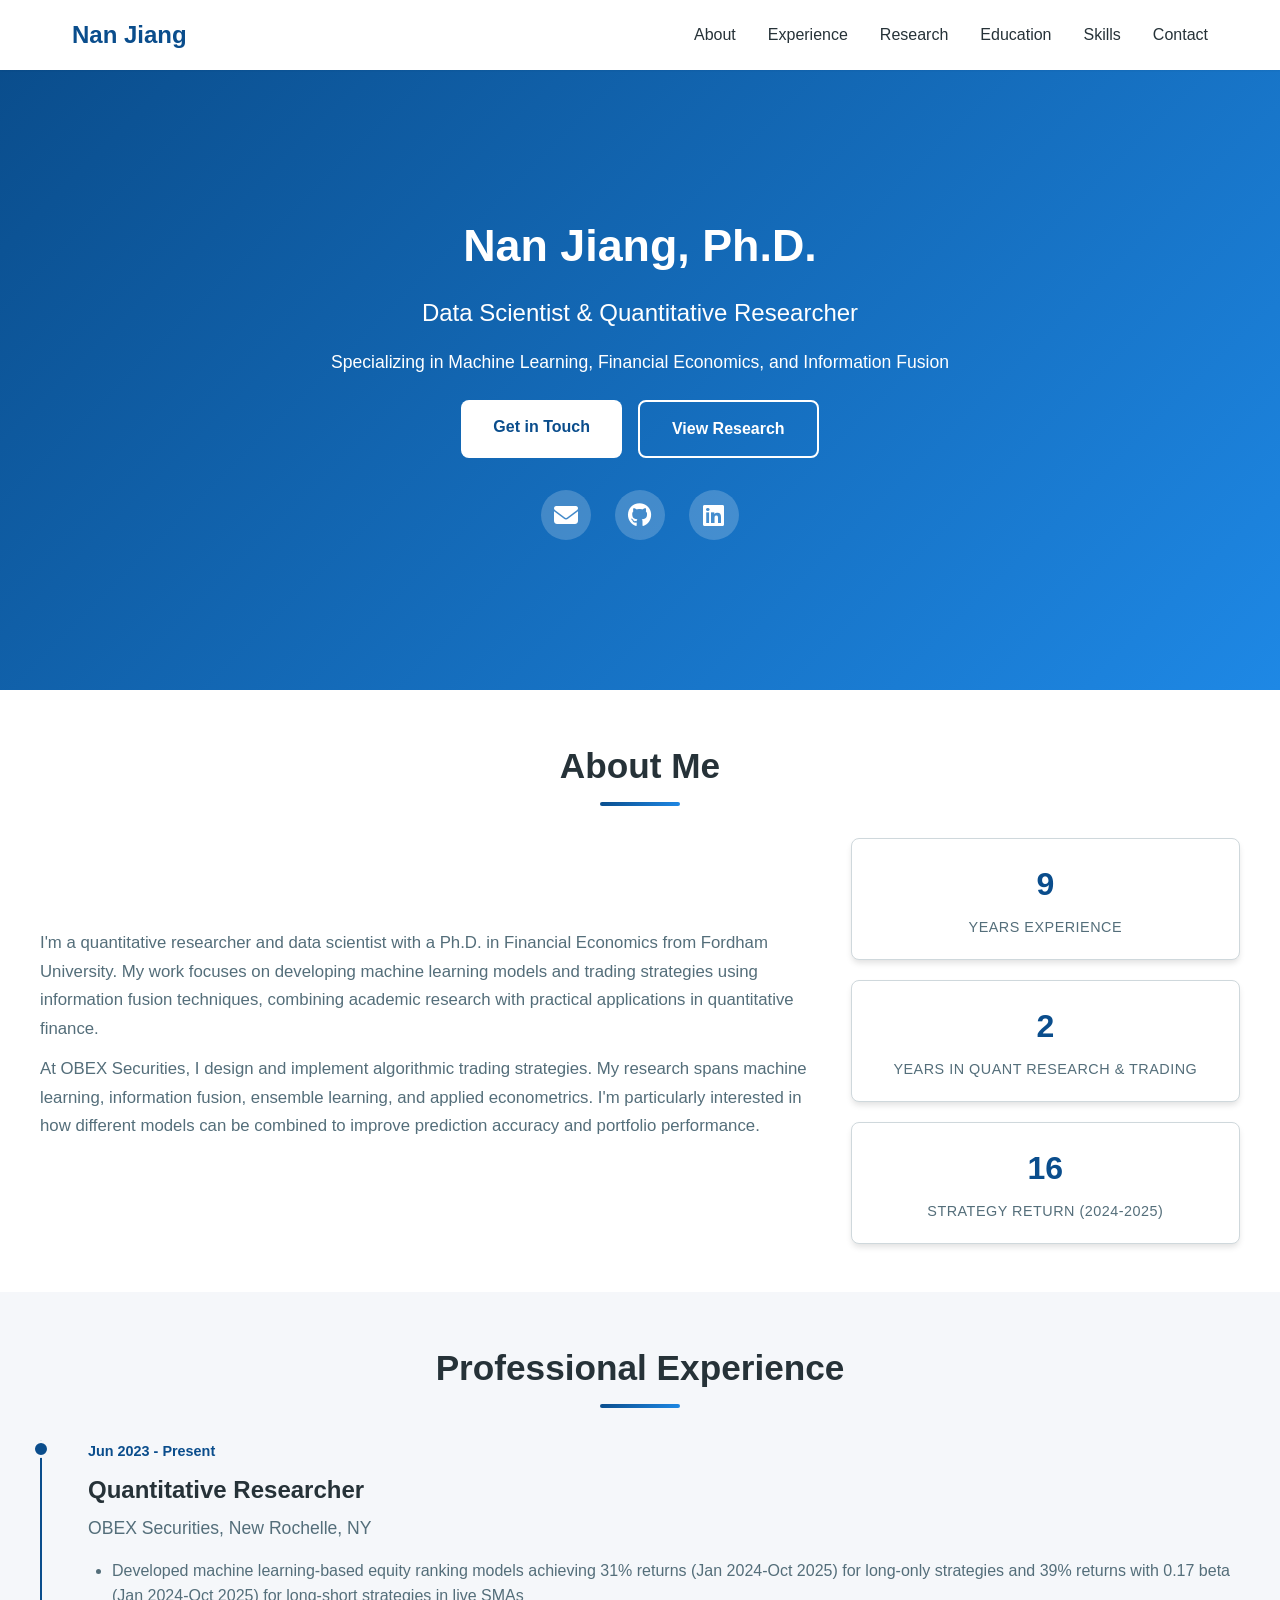
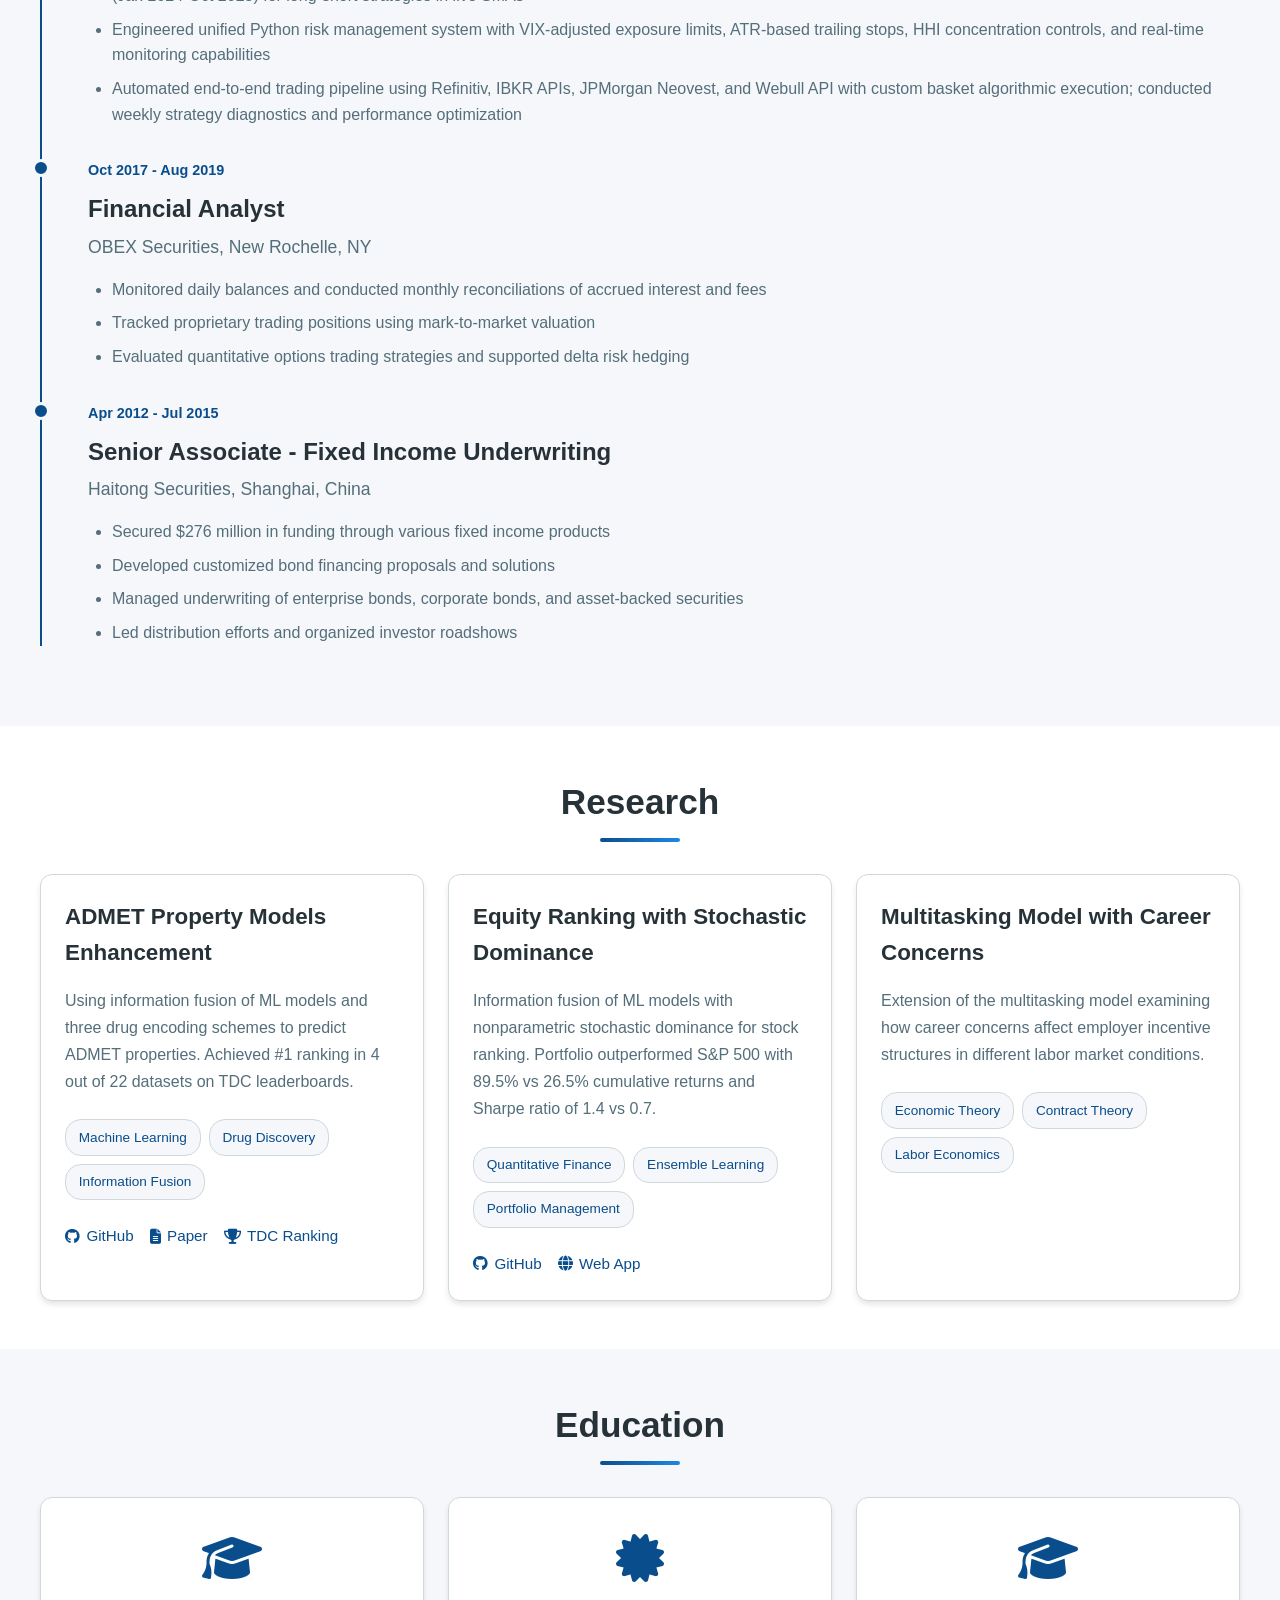
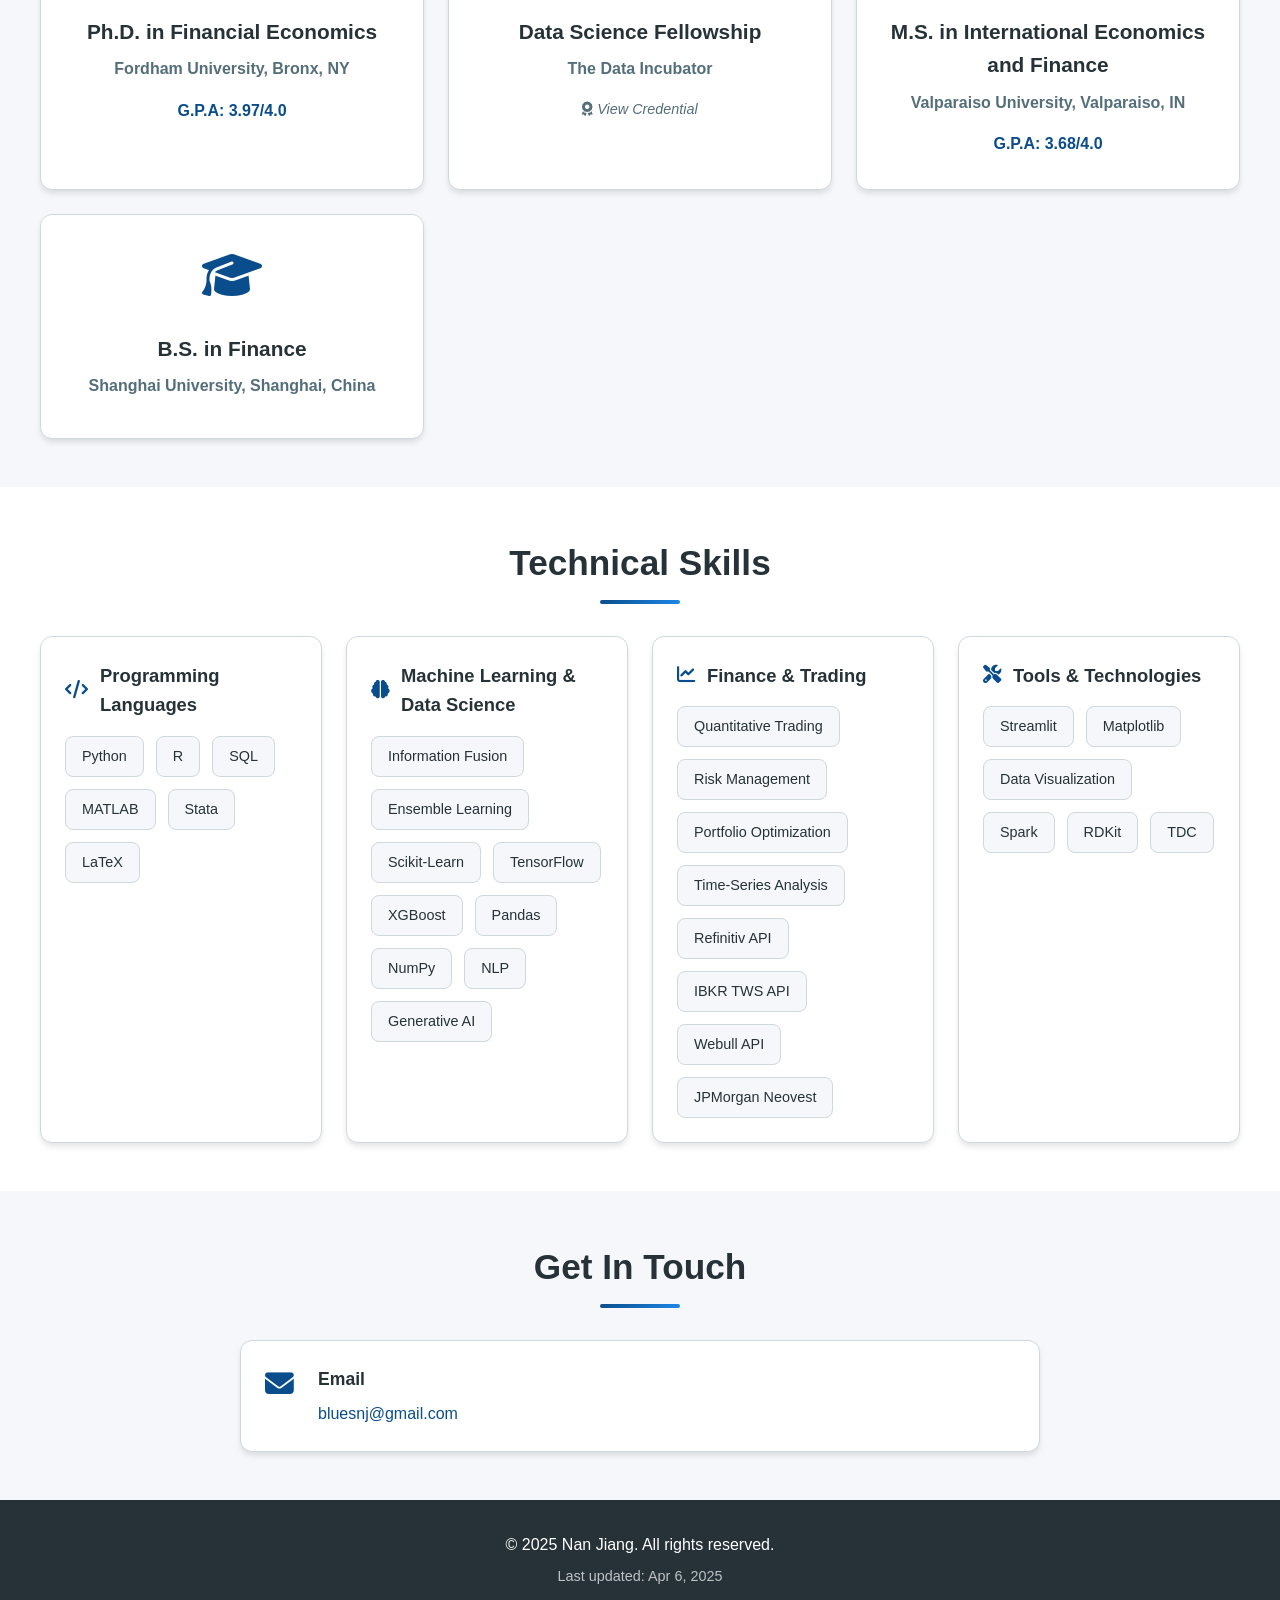
<file: index.html>
<!DOCTYPE html>
<html lang="en">
<head>
    <meta charset="UTF-8">
    <meta name="viewport" content="width=device-width, initial-scale=1.0, maximum-scale=5.0, user-scalable=yes">
    <meta name="description" content="Nan Jiang - Data Scientist & Quantitative Researcher specializing in Machine Learning, Financial Economics, and Information Fusion">
    <meta name="keywords" content="Data Science, Machine Learning, Quantitative Research, Financial Economics, Python, Information Fusion">
    <meta name="author" content="Nan Jiang">

    <!-- iOS Meta Tags -->
    <meta name="apple-mobile-web-app-capable" content="yes">
    <meta name="apple-mobile-web-app-status-bar-style" content="default">
    <meta name="apple-mobile-web-app-title" content="Nan Jiang">

    <title>Nan Jiang | Data Scientist & Quantitative Researcher</title>
    <link rel="stylesheet" href="css/style.css">
    <link rel="stylesheet" href="https://cdnjs.cloudflare.com/ajax/libs/font-awesome/6.4.0/css/all.min.css">
</head>
<body>
    <!-- Navigation -->
    <nav id="navbar">
        <div class="nav-container">
            <a href="#home" class="nav-brand">Nan Jiang</a>
            <ul class="nav-menu">
                <li><a href="#about">About</a></li>
                <li><a href="#experience">Experience</a></li>
                <li><a href="#projects">Research</a></li>
                <li><a href="#education">Education</a></li>
                <li><a href="#skills">Skills</a></li>
                <li><a href="#contact">Contact</a></li>
            </ul>
        </div>
    </nav>

    <!-- Hero Section -->
    <section id="home" class="hero">
        <div class="hero-content">
            <h1 class="hero-title">Nan Jiang, Ph.D.</h1>
            <h2 class="hero-subtitle">Data Scientist & Quantitative Researcher</h2>
            <p class="hero-description">
                Specializing in Machine Learning, Financial Economics, and Information Fusion
            </p>
            <div class="hero-buttons">
                <a href="#contact" class="btn btn-primary">Get in Touch</a>
                <a href="#projects" class="btn btn-secondary">View Research</a>
            </div>
            <div class="social-links">
                <a href="mailto:bluesnj@gmail.com" aria-label="Email"><i class="fas fa-envelope"></i></a>
                <a href="https://github.com/nathan-jiang" target="_blank" aria-label="GitHub"><i class="fab fa-github"></i></a>
                <a href="https://www.linkedin.com/in/nanjiang831/" target="_blank" aria-label="LinkedIn"><i class="fab fa-linkedin"></i></a>
            </div>
        </div>
    </section>

    <!-- About Section -->
    <section id="about" class="section">
        <div class="container">
            <h2 class="section-title">About Me</h2>
            <div class="about-content">
                <div class="about-text">
                    <p>
                        I'm a quantitative researcher and data scientist with a Ph.D. in Financial Economics from Fordham University.
                        My work focuses on developing machine learning models and trading strategies using information fusion
                        techniques, combining academic research with practical applications in quantitative finance.
                    </p>
                    <p>
                        At OBEX Securities, I design and implement algorithmic trading strategies. My research spans machine learning,
                        information fusion, ensemble learning, and applied econometrics. I'm particularly interested in how
                        different models can be combined to improve prediction accuracy and portfolio performance.
                    </p>
                </div>
                <div class="about-stats">
                    <div class="stat">
                        <h3>10+</h3>
                        <p>Years Experience</p>
                    </div>
                    <div class="stat">
                        <h3>3+</h3>
                        <p>Years in Quant Research & Trading</p>
                    </div>
                    <div class="stat">
                        <h3>31%</h3>
                        <p>Strategy Return (2024-2025)</p>
                    </div>
                </div>
            </div>
        </div>
    </section>

    <!-- Experience Section -->
    <section id="experience" class="section bg-light">
        <div class="container">
            <h2 class="section-title">Professional Experience</h2>
            <div class="timeline">
                <div class="timeline-item">
                    <div class="timeline-date">Jun 2023 - Present</div>
                    <div class="timeline-content">
                        <h3>Quantitative Researcher</h3>
                        <h4>OBEX Securities, New Rochelle, NY</h4>
                        <ul>
                            <li>Developed machine learning-based equity ranking models achieving 31% returns (Jan 2024-Oct 2025) for long-only strategies and 39% returns with 0.17 beta (Jan 2024-Oct 2025) for long-short strategies in live SMAs</li>
                            <li>Engineered unified Python risk management system with VIX-adjusted exposure limits, ATR-based trailing stops, HHI concentration controls, and real-time monitoring capabilities</li>
                            <li>Automated end-to-end trading pipeline using Refinitiv, IBKR APIs, JPMorgan Neovest, and Webull API with custom basket algorithmic execution; conducted weekly strategy diagnostics and performance optimization</li>
                        </ul>
                    </div>
                </div>

                <div class="timeline-item">
                    <div class="timeline-date">Oct 2017 - Aug 2019</div>
                    <div class="timeline-content">
                        <h3>Financial Analyst</h3>
                        <h4>OBEX Securities, New Rochelle, NY</h4>
                        <ul>
                            <li>Monitored daily balances and conducted monthly reconciliations of accrued interest and fees</li>
                            <li>Tracked proprietary trading positions using mark-to-market valuation</li>
                            <li>Evaluated quantitative options trading strategies and supported delta risk hedging</li>
                        </ul>
                    </div>
                </div>

                <div class="timeline-item">
                    <div class="timeline-date">Apr 2012 - Jul 2015</div>
                    <div class="timeline-content">
                        <h3>Senior Associate - Fixed Income Underwriting</h3>
                        <h4>Haitong Securities, Shanghai, China</h4>
                        <ul>
                            <li>Secured $276 million in funding through various fixed income products</li>
                            <li>Developed customized bond financing proposals and solutions</li>
                            <li>Managed underwriting of enterprise bonds, corporate bonds, and asset-backed securities</li>
                            <li>Led distribution efforts and organized investor roadshows</li>
                        </ul>
                    </div>
                </div>
            </div>
        </div>
    </section>

    <!-- Projects Section -->
    <section id="projects" class="section">
        <div class="container">
            <h2 class="section-title">Research</h2>
            <div class="projects-grid">
                <div class="project-card">
                    <h3>ADMET Property Models Enhancement</h3>
                    <p class="project-description">
                        Using information fusion of ML models and three drug encoding schemes to predict ADMET properties.
                        Achieved #1 ranking in 4 out of 22 datasets on TDC leaderboards.
                    </p>
                    <div class="project-tags">
                        <span class="tag">Machine Learning</span>
                        <span class="tag">Drug Discovery</span>
                        <span class="tag">Information Fusion</span>
                    </div>
                    <div class="project-links">
                        <a href="https://github.com/nathan-jiang?tab=repositories" target="_blank" class="project-link"><i class="fab fa-github"></i> GitHub</a>
                        <a href="https://github.com/nathan-jiang?tab=repositories" target="_blank" class="project-link"><i class="fas fa-file-alt"></i> Paper</a>
                        <a href="https://tdcommons.ai/benchmark/admet_group/overview/" target="_blank" class="project-link"><i class="fas fa-trophy"></i> TDC Ranking</a>
                    </div>
                </div>

                <div class="project-card">
                    <h3>Equity Ranking with Stochastic Dominance</h3>
                    <p class="project-description">
                        Information fusion of ML models with nonparametric stochastic dominance for stock ranking.
                        Portfolio outperformed S&P 500 with 89.5% vs 26.5% cumulative returns and Sharpe ratio of 1.4 vs 0.7.
                    </p>
                    <div class="project-tags">
                        <span class="tag">Quantitative Finance</span>
                        <span class="tag">Ensemble Learning</span>
                        <span class="tag">Portfolio Management</span>
                    </div>
                    <div class="project-links">
                        <a href="https://github.com/nathan-jiang?tab=repositories" target="_blank" class="project-link"><i class="fab fa-github"></i> GitHub</a>
                        <a href="https://stock-ranking.onrender.com/" target="_blank" class="project-link"><i class="fas fa-globe"></i> Web App</a>
                    </div>
                </div>

                <div class="project-card">
                    <h3>Multitasking Model with Career Concerns</h3>
                    <p class="project-description">
                        Extension of the multitasking model examining how career concerns affect employer incentive structures
                        in different labor market conditions.
                    </p>
                    <div class="project-tags">
                        <span class="tag">Economic Theory</span>
                        <span class="tag">Contract Theory</span>
                        <span class="tag">Labor Economics</span>
                    </div>
                </div>
            </div>
        </div>
    </section>

    <!-- Education Section -->
    <section id="education" class="section bg-light">
        <div class="container">
            <h2 class="section-title">Education</h2>
            <div class="education-grid">
                <div class="education-card">
                    <div class="education-icon">
                        <i class="fas fa-graduation-cap"></i>
                    </div>
                    <h3>Ph.D. in Financial Economics</h3>
                    <h4>Fordham University, Bronx, NY</h4>
                    <p class="education-gpa">G.P.A: 3.97/4.0</p>
                </div>

                <div class="education-card">
                    <div class="education-icon">
                        <i class="fas fa-certificate"></i>
                    </div>
                    <h3>Data Science Fellowship</h3>
                    <h4>The Data Incubator</h4>
                    <p class="education-cert">
                        <a href="https://www.credly.com/badges/073a9ce9-6efb-4560-84e7-63d2da4131f5/linked_in_profile" target="_blank" rel="noopener noreferrer">
                            <i class="fas fa-award"></i> View Credential
                        </a>
                    </p>
                </div>

                <div class="education-card">
                    <div class="education-icon">
                        <i class="fas fa-graduation-cap"></i>
                    </div>
                    <h3>M.S. in International Economics and Finance</h3>
                    <h4>Valparaiso University, Valparaiso, IN</h4>
                    <p class="education-gpa">G.P.A: 3.68/4.0</p>
                </div>

                <div class="education-card">
                    <div class="education-icon">
                        <i class="fas fa-graduation-cap"></i>
                    </div>
                    <h3>B.S. in Finance</h3>
                    <h4>Shanghai University, Shanghai, China</h4>
                </div>
            </div>
        </div>
    </section>

    <!-- Skills Section -->
    <section id="skills" class="section">
        <div class="container">
            <h2 class="section-title">Technical Skills</h2>
            <div class="skills-grid">
                <div class="skill-category">
                    <h3><i class="fas fa-code"></i> Programming Languages</h3>
                    <div class="skill-tags">
                        <span class="skill-tag">Python</span>
                        <span class="skill-tag">R</span>
                        <span class="skill-tag">SQL</span>
                        <span class="skill-tag">MATLAB</span>
                        <span class="skill-tag">Stata</span>
                        <span class="skill-tag">LaTeX</span>
                    </div>
                </div>

                <div class="skill-category">
                    <h3><i class="fas fa-brain"></i> Machine Learning & Data Science</h3>
                    <div class="skill-tags">
                        <span class="skill-tag">Information Fusion</span>
                        <span class="skill-tag">Ensemble Learning</span>
                        <span class="skill-tag">Scikit-Learn</span>
                        <span class="skill-tag">TensorFlow</span>
                        <span class="skill-tag">XGBoost</span>
                        <span class="skill-tag">Pandas</span>
                        <span class="skill-tag">NumPy</span>
                        <span class="skill-tag">NLP</span>
                        <span class="skill-tag">Generative AI</span>
                    </div>
                </div>

                <div class="skill-category">
                    <h3><i class="fas fa-chart-line"></i> Finance & Trading</h3>
                    <div class="skill-tags">
                        <span class="skill-tag">Quantitative Trading</span>
                        <span class="skill-tag">Risk Management</span>
                        <span class="skill-tag">Portfolio Optimization</span>
                        <span class="skill-tag">Time-Series Analysis</span>
                        <span class="skill-tag">Refinitiv API</span>
                        <span class="skill-tag">IBKR TWS API</span>
                        <span class="skill-tag">Webull API</span>
                        <span class="skill-tag">JPMorgan Neovest</span>
                    </div>
                </div>

                <div class="skill-category">
                    <h3><i class="fas fa-tools"></i> Tools & Technologies</h3>
                    <div class="skill-tags">
                        <span class="skill-tag">Streamlit</span>
                        <span class="skill-tag">Matplotlib</span>
                        <span class="skill-tag">Data Visualization</span>
                        <span class="skill-tag">Spark</span>
                        <span class="skill-tag">RDKit</span>
                        <span class="skill-tag">TDC</span>
                    </div>
                </div>
            </div>
        </div>
    </section>

    <!-- Contact Section -->
    <section id="contact" class="section bg-light">
        <div class="container">
            <h2 class="section-title">Get In Touch</h2>
            <div class="contact-content">
                <div class="contact-info">
                    <div class="contact-item">
                        <i class="fas fa-envelope"></i>
                        <div>
                            <h3>Email</h3>
                            <a href="mailto:bluesnj@gmail.com">bluesnj@gmail.com</a>
                        </div>
                    </div>
                </div>
            </div>
        </div>
    </section>

    <!-- Footer -->
    <footer class="footer">
        <div class="container">
            <p>&copy; 2025 Nan Jiang. All rights reserved.</p>
            <p class="footer-update">Last updated: Apr 6, 2025</p>
        </div>
    </footer>

    <script src="js/main.js"></script>
</body>
</html>
</file>
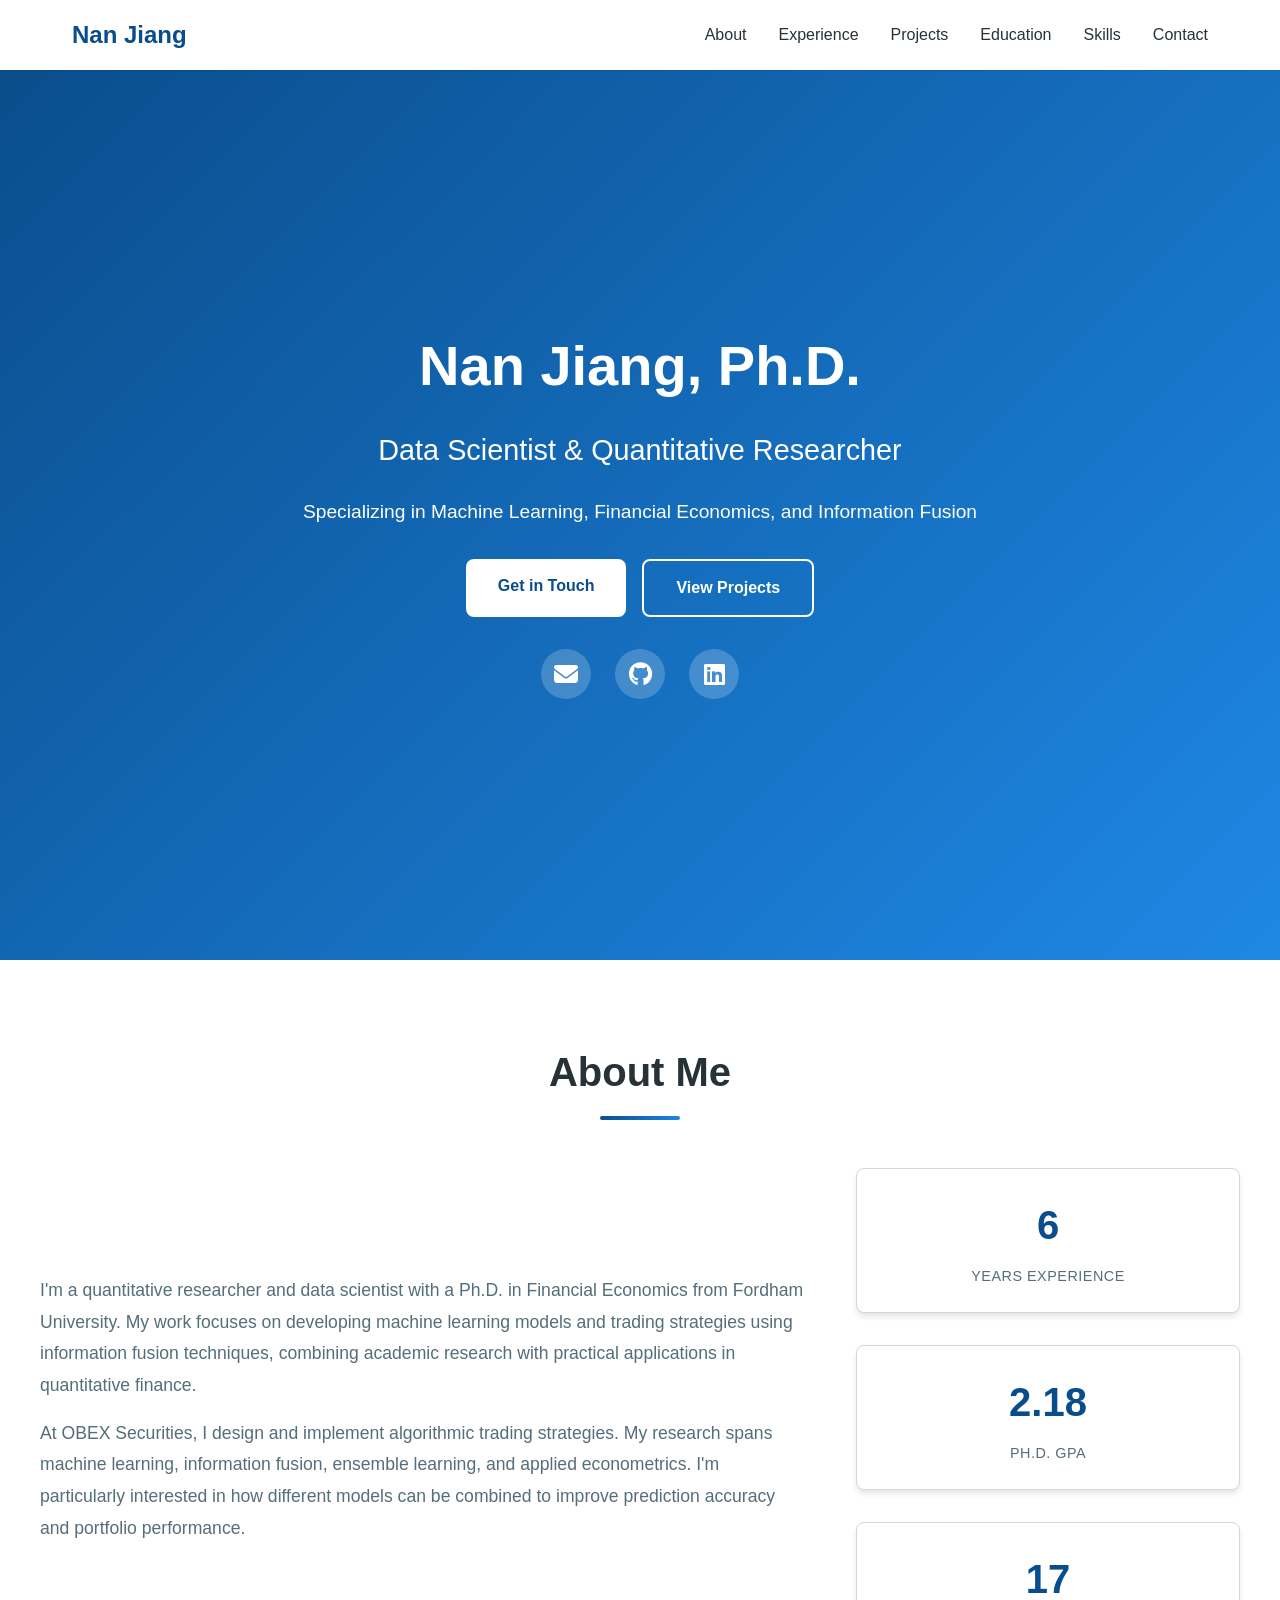
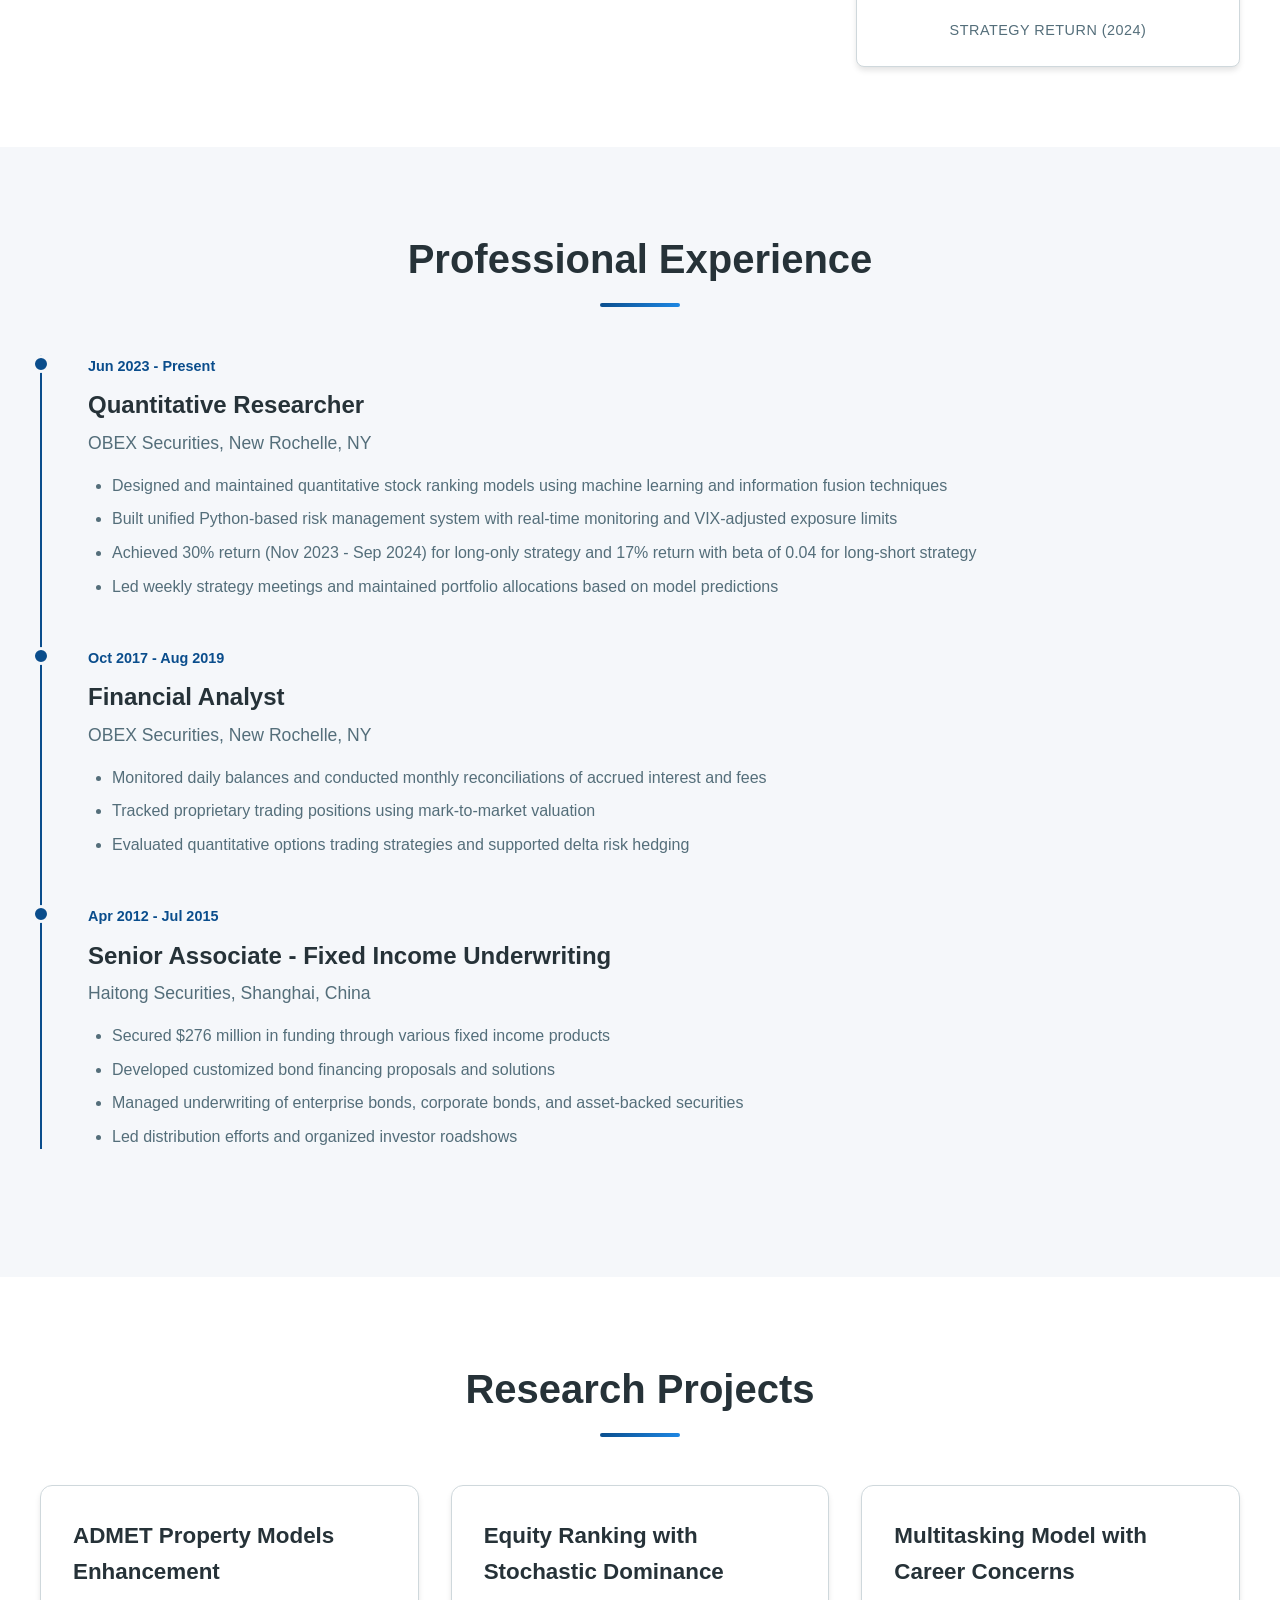
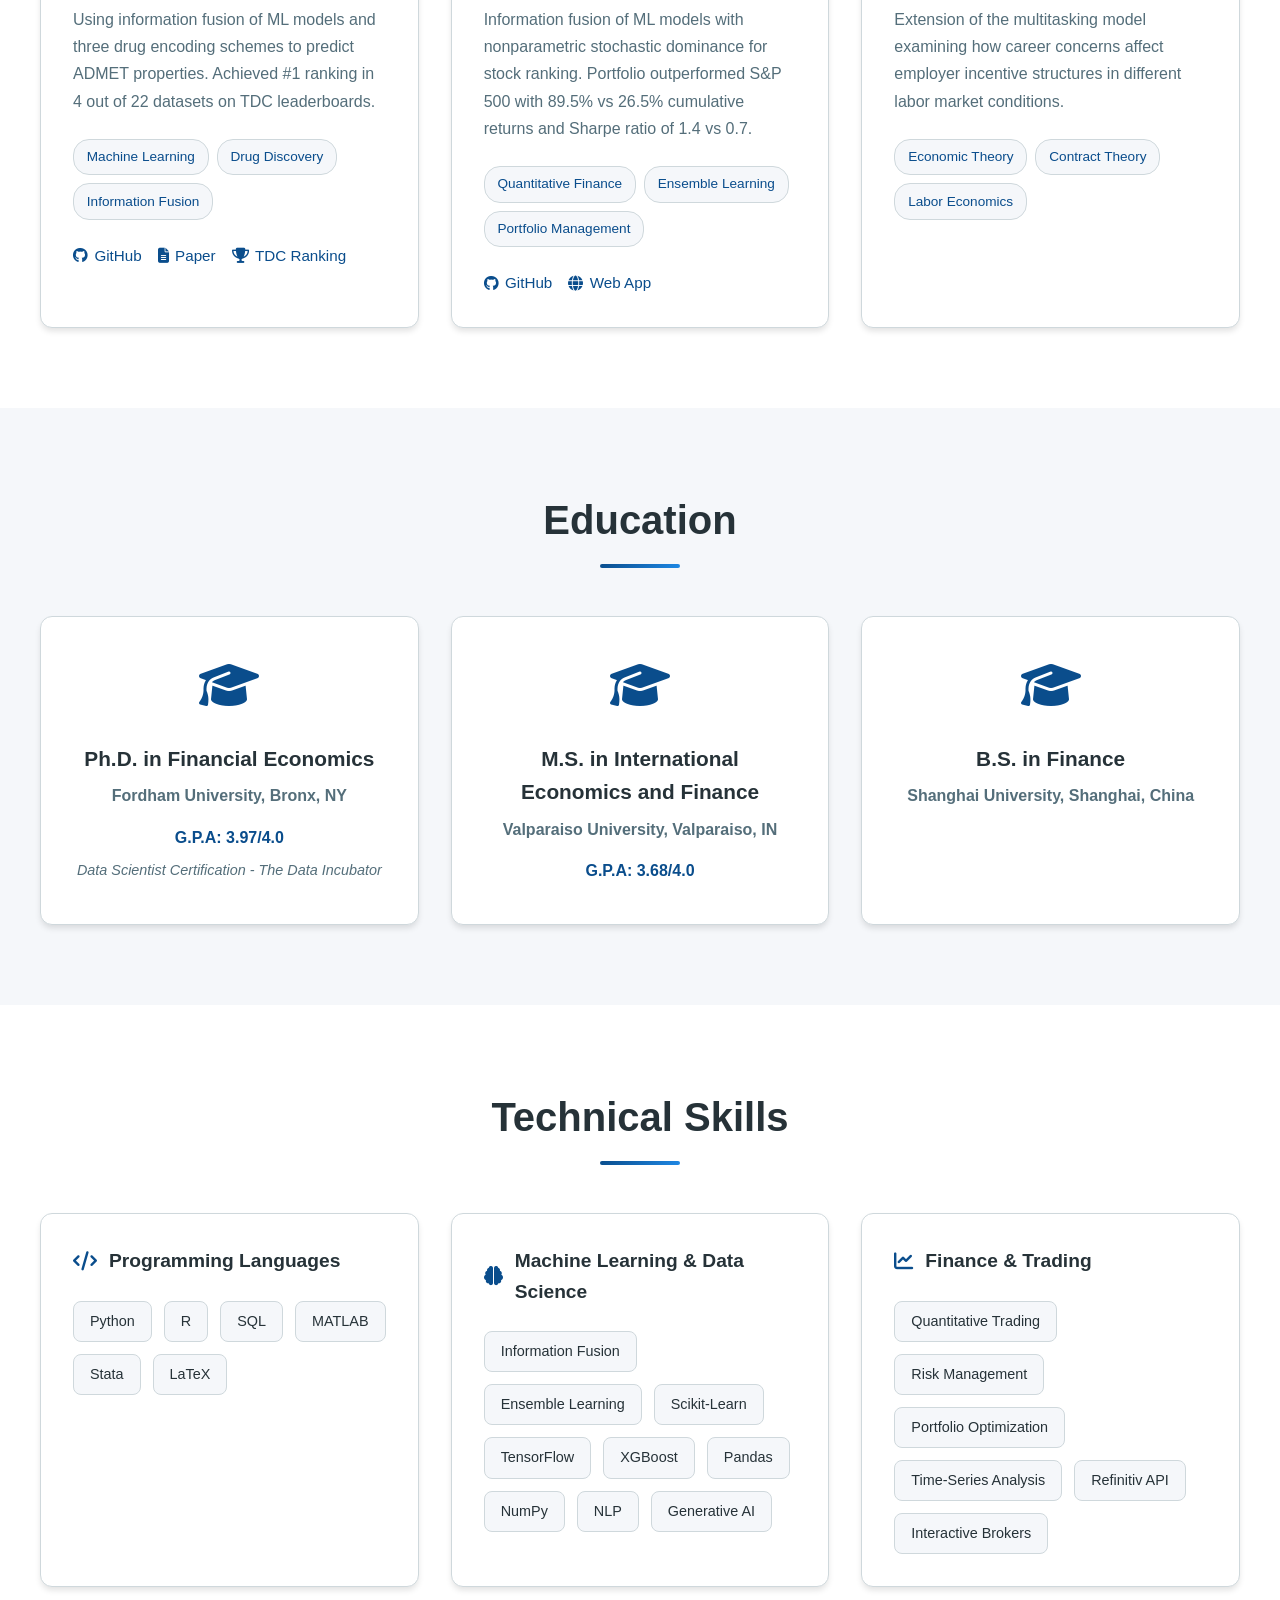
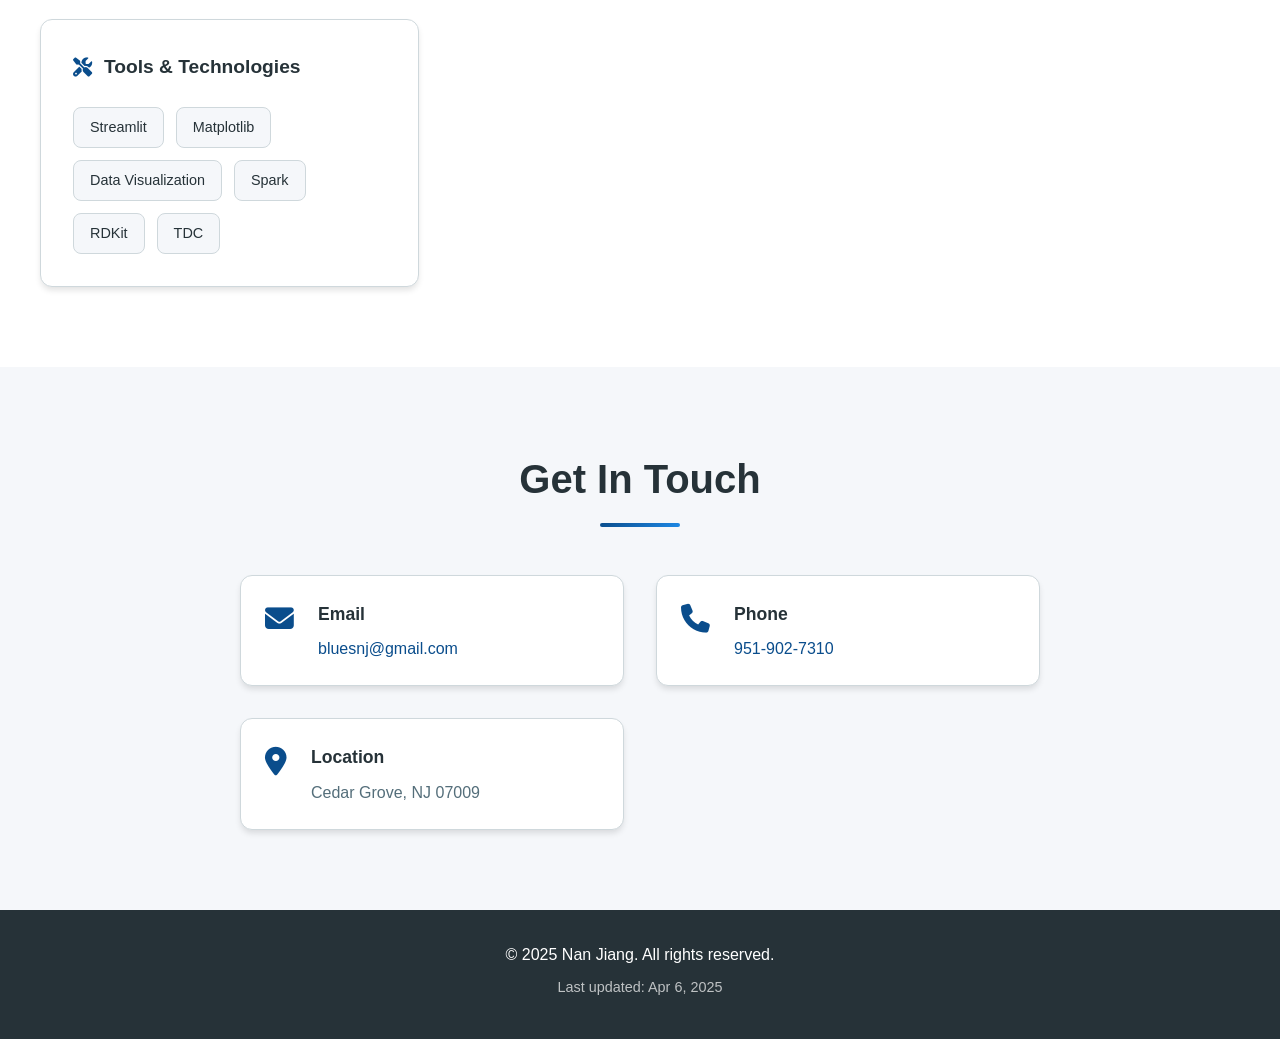
<file: github.io/index.html>
<!DOCTYPE html>
<html lang="en">
<head>
    <meta charset="UTF-8">
    <meta name="viewport" content="width=device-width, initial-scale=1.0">
    <meta name="description" content="Nan Jiang - Data Scientist & Quantitative Researcher specializing in Machine Learning, Financial Economics, and Information Fusion">
    <meta name="keywords" content="Data Science, Machine Learning, Quantitative Research, Financial Economics, Python, Information Fusion">
    <meta name="author" content="Nan Jiang">
    <title>Nan Jiang | Data Scientist & Quantitative Researcher</title>
    <link rel="stylesheet" href="css/style.css">
    <link rel="stylesheet" href="https://cdnjs.cloudflare.com/ajax/libs/font-awesome/6.4.0/css/all.min.css">
</head>
<body>
    <!-- Navigation -->
    <nav id="navbar">
        <div class="nav-container">
            <a href="#home" class="nav-brand">Nan Jiang</a>
            <ul class="nav-menu">
                <li><a href="#about">About</a></li>
                <li><a href="#experience">Experience</a></li>
                <li><a href="#projects">Projects</a></li>
                <li><a href="#education">Education</a></li>
                <li><a href="#skills">Skills</a></li>
                <li><a href="#contact">Contact</a></li>
            </ul>
        </div>
    </nav>

    <!-- Hero Section -->
    <section id="home" class="hero">
        <div class="hero-content">
            <h1 class="hero-title">Nan Jiang, Ph.D.</h1>
            <h2 class="hero-subtitle">Data Scientist & Quantitative Researcher</h2>
            <p class="hero-description">
                Specializing in Machine Learning, Financial Economics, and Information Fusion
            </p>
            <div class="hero-buttons">
                <a href="#contact" class="btn btn-primary">Get in Touch</a>
                <a href="#projects" class="btn btn-secondary">View Projects</a>
            </div>
            <div class="social-links">
                <a href="mailto:bluesnj@gmail.com" aria-label="Email"><i class="fas fa-envelope"></i></a>
                <a href="https://github.com/nathan-jiang" target="_blank" aria-label="GitHub"><i class="fab fa-github"></i></a>
                <a href="https://www.linkedin.com/in/nanjiang831/" target="_blank" aria-label="LinkedIn"><i class="fab fa-linkedin"></i></a>
            </div>
        </div>
    </section>

    <!-- About Section -->
    <section id="about" class="section">
        <div class="container">
            <h2 class="section-title">About Me</h2>
            <div class="about-content">
                <div class="about-text">
                    <p>
                        I'm a quantitative researcher and data scientist with a Ph.D. in Financial Economics from Fordham University.
                        My work focuses on developing machine learning models and trading strategies using information fusion
                        techniques, combining academic research with practical applications in quantitative finance.
                    </p>
                    <p>
                        At OBEX Securities, I design and implement algorithmic trading strategies. My research spans machine learning,
                        information fusion, ensemble learning, and applied econometrics. I'm particularly interested in how
                        different models can be combined to improve prediction accuracy and portfolio performance.
                    </p>
                </div>
                <div class="about-stats">
                    <div class="stat">
                        <h3>10+</h3>
                        <p>Years Experience</p>
                    </div>
                    <div class="stat">
                        <h3>3.97</h3>
                        <p>Ph.D. GPA</p>
                    </div>
                    <div class="stat">
                        <h3>30%</h3>
                        <p>Strategy Return (2024)</p>
                    </div>
                </div>
            </div>
        </div>
    </section>

    <!-- Experience Section -->
    <section id="experience" class="section bg-light">
        <div class="container">
            <h2 class="section-title">Professional Experience</h2>
            <div class="timeline">
                <div class="timeline-item">
                    <div class="timeline-date">Jun 2023 - Present</div>
                    <div class="timeline-content">
                        <h3>Quantitative Researcher</h3>
                        <h4>OBEX Securities, New Rochelle, NY</h4>
                        <ul>
                            <li>Designed and maintained quantitative stock ranking models using machine learning and information fusion techniques</li>
                            <li>Built unified Python-based risk management system with real-time monitoring and VIX-adjusted exposure limits</li>
                            <li>Achieved 30% return (Nov 2023 - Sep 2024) for long-only strategy and 17% return with beta of 0.04 for long-short strategy</li>
                            <li>Led weekly strategy meetings and maintained portfolio allocations based on model predictions</li>
                        </ul>
                    </div>
                </div>

                <div class="timeline-item">
                    <div class="timeline-date">Oct 2017 - Aug 2019</div>
                    <div class="timeline-content">
                        <h3>Financial Analyst</h3>
                        <h4>OBEX Securities, New Rochelle, NY</h4>
                        <ul>
                            <li>Monitored daily balances and conducted monthly reconciliations of accrued interest and fees</li>
                            <li>Tracked proprietary trading positions using mark-to-market valuation</li>
                            <li>Evaluated quantitative options trading strategies and supported delta risk hedging</li>
                        </ul>
                    </div>
                </div>

                <div class="timeline-item">
                    <div class="timeline-date">Apr 2012 - Jul 2015</div>
                    <div class="timeline-content">
                        <h3>Senior Associate - Fixed Income Underwriting</h3>
                        <h4>Haitong Securities, Shanghai, China</h4>
                        <ul>
                            <li>Secured $276 million in funding through various fixed income products</li>
                            <li>Developed customized bond financing proposals and solutions</li>
                            <li>Managed underwriting of enterprise bonds, corporate bonds, and asset-backed securities</li>
                            <li>Led distribution efforts and organized investor roadshows</li>
                        </ul>
                    </div>
                </div>
            </div>
        </div>
    </section>

    <!-- Projects Section -->
    <section id="projects" class="section">
        <div class="container">
            <h2 class="section-title">Research Projects</h2>
            <div class="projects-grid">
                <div class="project-card">
                    <h3>ADMET Property Models Enhancement</h3>
                    <p class="project-description">
                        Using information fusion of ML models and three drug encoding schemes to predict ADMET properties.
                        Achieved #1 ranking in 4 out of 22 datasets on TDC leaderboards.
                    </p>
                    <div class="project-tags">
                        <span class="tag">Machine Learning</span>
                        <span class="tag">Drug Discovery</span>
                        <span class="tag">Information Fusion</span>
                    </div>
                    <div class="project-links">
                        <a href="https://github.com/nathan-jiang?tab=repositories" target="_blank" class="project-link"><i class="fab fa-github"></i> GitHub</a>
                        <a href="https://github.com/nathan-jiang?tab=repositories" target="_blank" class="project-link"><i class="fas fa-file-alt"></i> Paper</a>
                        <a href="https://tdcommons.ai/benchmark/admet_group/overview/" target="_blank" class="project-link"><i class="fas fa-trophy"></i> TDC Ranking</a>
                    </div>
                </div>

                <div class="project-card">
                    <h3>Equity Ranking with Stochastic Dominance</h3>
                    <p class="project-description">
                        Information fusion of ML models with nonparametric stochastic dominance for stock ranking.
                        Portfolio outperformed S&P 500 with 89.5% vs 26.5% cumulative returns and Sharpe ratio of 1.4 vs 0.7.
                    </p>
                    <div class="project-tags">
                        <span class="tag">Quantitative Finance</span>
                        <span class="tag">Ensemble Learning</span>
                        <span class="tag">Portfolio Management</span>
                    </div>
                    <div class="project-links">
                        <a href="https://github.com/nathan-jiang?tab=repositories" target="_blank" class="project-link"><i class="fab fa-github"></i> GitHub</a>
                        <a href="https://github.com/nathan-jiang?tab=repositories" target="_blank" class="project-link"><i class="fas fa-globe"></i> Web App</a>
                    </div>
                </div>

                <div class="project-card">
                    <h3>Multitasking Model with Career Concerns</h3>
                    <p class="project-description">
                        Extension of the multitasking model examining how career concerns affect employer incentive structures
                        in different labor market conditions.
                    </p>
                    <div class="project-tags">
                        <span class="tag">Economic Theory</span>
                        <span class="tag">Contract Theory</span>
                        <span class="tag">Labor Economics</span>
                    </div>
                </div>
            </div>
        </div>
    </section>

    <!-- Education Section -->
    <section id="education" class="section bg-light">
        <div class="container">
            <h2 class="section-title">Education</h2>
            <div class="education-grid">
                <div class="education-card">
                    <div class="education-icon">
                        <i class="fas fa-graduation-cap"></i>
                    </div>
                    <h3>Ph.D. in Financial Economics</h3>
                    <h4>Fordham University, Bronx, NY</h4>
                    <p class="education-gpa">G.P.A: 3.97/4.0</p>
                    <p class="education-cert">Data Scientist Certification - The Data Incubator</p>
                </div>

                <div class="education-card">
                    <div class="education-icon">
                        <i class="fas fa-graduation-cap"></i>
                    </div>
                    <h3>M.S. in International Economics and Finance</h3>
                    <h4>Valparaiso University, Valparaiso, IN</h4>
                    <p class="education-gpa">G.P.A: 3.68/4.0</p>
                </div>

                <div class="education-card">
                    <div class="education-icon">
                        <i class="fas fa-graduation-cap"></i>
                    </div>
                    <h3>B.S. in Finance</h3>
                    <h4>Shanghai University, Shanghai, China</h4>
                </div>
            </div>
        </div>
    </section>

    <!-- Skills Section -->
    <section id="skills" class="section">
        <div class="container">
            <h2 class="section-title">Technical Skills</h2>
            <div class="skills-grid">
                <div class="skill-category">
                    <h3><i class="fas fa-code"></i> Programming Languages</h3>
                    <div class="skill-tags">
                        <span class="skill-tag">Python</span>
                        <span class="skill-tag">R</span>
                        <span class="skill-tag">SQL</span>
                        <span class="skill-tag">MATLAB</span>
                        <span class="skill-tag">Stata</span>
                        <span class="skill-tag">LaTeX</span>
                    </div>
                </div>

                <div class="skill-category">
                    <h3><i class="fas fa-brain"></i> Machine Learning & Data Science</h3>
                    <div class="skill-tags">
                        <span class="skill-tag">Information Fusion</span>
                        <span class="skill-tag">Ensemble Learning</span>
                        <span class="skill-tag">Scikit-Learn</span>
                        <span class="skill-tag">TensorFlow</span>
                        <span class="skill-tag">XGBoost</span>
                        <span class="skill-tag">Pandas</span>
                        <span class="skill-tag">NumPy</span>
                        <span class="skill-tag">NLP</span>
                        <span class="skill-tag">Generative AI</span>
                    </div>
                </div>

                <div class="skill-category">
                    <h3><i class="fas fa-chart-line"></i> Finance & Trading</h3>
                    <div class="skill-tags">
                        <span class="skill-tag">Quantitative Trading</span>
                        <span class="skill-tag">Risk Management</span>
                        <span class="skill-tag">Portfolio Optimization</span>
                        <span class="skill-tag">Time-Series Analysis</span>
                        <span class="skill-tag">Refinitiv API</span>
                        <span class="skill-tag">Interactive Brokers</span>
                    </div>
                </div>

                <div class="skill-category">
                    <h3><i class="fas fa-tools"></i> Tools & Technologies</h3>
                    <div class="skill-tags">
                        <span class="skill-tag">Streamlit</span>
                        <span class="skill-tag">Matplotlib</span>
                        <span class="skill-tag">Data Visualization</span>
                        <span class="skill-tag">Spark</span>
                        <span class="skill-tag">RDKit</span>
                        <span class="skill-tag">TDC</span>
                    </div>
                </div>
            </div>
        </div>
    </section>

    <!-- Contact Section -->
    <section id="contact" class="section bg-light">
        <div class="container">
            <h2 class="section-title">Get In Touch</h2>
            <div class="contact-content">
                <div class="contact-info">
                    <div class="contact-item">
                        <i class="fas fa-envelope"></i>
                        <div>
                            <h3>Email</h3>
                            <a href="mailto:bluesnj@gmail.com">bluesnj@gmail.com</a>
                        </div>
                    </div>
                    <div class="contact-item">
                        <i class="fas fa-phone"></i>
                        <div>
                            <h3>Phone</h3>
                            <a href="tel:+19519027310">951-902-7310</a>
                        </div>
                    </div>
                    <div class="contact-item">
                        <i class="fas fa-map-marker-alt"></i>
                        <div>
                            <h3>Location</h3>
                            <p>Cedar Grove, NJ 07009</p>
                        </div>
                    </div>
                </div>
            </div>
        </div>
    </section>

    <!-- Footer -->
    <footer class="footer">
        <div class="container">
            <p>&copy; 2025 Nan Jiang. All rights reserved.</p>
            <p class="footer-update">Last updated: Apr 6, 2025</p>
        </div>
    </footer>

    <script src="js/main.js"></script>
</body>
</html>
</file>
<file: css/style.css>
/* ===== CSS Variables ===== */
:root {
    --primary-color: #0A4D8C;
    --secondary-color: #073A6B;
    --accent-color: #1E88E5;
    --highlight-color: #00897B;
    --text-dark: #263238;
    --text-light: #546E7A;
    --bg-light: #F5F7FA;
    --bg-white: #ffffff;
    --border-color: #CFD8DC;
    --success-color: #00897B;
    --shadow-sm: 0 1px 3px 0 rgba(0, 0, 0, 0.08);
    --shadow-md: 0 4px 6px -1px rgba(0, 0, 0, 0.12);
    --shadow-lg: 0 10px 20px -5px rgba(0, 0, 0, 0.15);
    --transition: all 0.3s ease;
    --gradient-primary: linear-gradient(135deg, #0A4D8C 0%, #1E88E5 100%);
    --gradient-secondary: linear-gradient(135deg, #00897B 0%, #00ACC1 100%);
}

/* ===== Reset & Base Styles ===== */
* {
    margin: 0;
    padding: 0;
    box-sizing: border-box;
}

html {
    scroll-behavior: smooth;
    font-size: 16px;
}

body {
    font-family: -apple-system, BlinkMacSystemFont, 'Segoe UI', Roboto, 'Helvetica Neue', Arial, sans-serif;
    line-height: 1.6;
    color: var(--text-dark);
    background-color: var(--bg-white);
}

a {
    text-decoration: none;
    color: inherit;
    transition: var(--transition);
}

ul {
    list-style: none;
}

img {
    max-width: 100%;
    height: auto;
    display: block;
}

/* ===== Navigation ===== */
#navbar {
    position: fixed;
    top: 0;
    width: 100%;
    background-color: var(--bg-white);
    box-shadow: var(--shadow-sm);
    z-index: 1000;
    padding: 1rem 0;
}

.nav-container {
    max-width: 1200px;
    margin: 0 auto;
    padding: 0 2rem;
    display: flex;
    justify-content: space-between;
    align-items: center;
}

.nav-brand {
    font-size: 1.5rem;
    font-weight: 700;
    color: var(--primary-color);
}

.nav-menu {
    display: flex;
    gap: 2rem;
}

.nav-menu a {
    color: var(--text-dark);
    font-weight: 500;
    padding: 0.5rem 0;
    position: relative;
}

.nav-menu a::after {
    content: '';
    position: absolute;
    bottom: 0;
    left: 0;
    width: 0;
    height: 2px;
    background-color: var(--primary-color);
    transition: width 0.3s ease;
}

.nav-menu a:hover::after {
    width: 100%;
}

/* ===== Hero Section ===== */
.hero {
    min-height: 70vh;
    display: flex;
    align-items: center;
    justify-content: center;
    background: var(--gradient-primary);
    color: white;
    text-align: center;
    padding: 2rem;
    margin-top: 60px;
}

.hero-content {
    max-width: 800px;
}

.hero-title {
    font-size: 2.8rem;
    font-weight: 800;
    margin-bottom: 0.75rem;
    animation: fadeInUp 0.8s ease;
}

.hero-subtitle {
    font-size: 1.5rem;
    font-weight: 300;
    margin-bottom: 1rem;
    animation: fadeInUp 0.8s ease 0.2s both;
}

.hero-description {
    font-size: 1.1rem;
    margin-bottom: 1.5rem;
    opacity: 0.9;
    animation: fadeInUp 0.8s ease 0.4s both;
}

.hero-buttons {
    display: flex;
    gap: 1rem;
    justify-content: center;
    margin-bottom: 2rem;
    animation: fadeInUp 0.8s ease 0.6s both;
}

.btn {
    padding: 0.875rem 2rem;
    border-radius: 0.5rem;
    font-weight: 600;
    font-size: 1rem;
    transition: var(--transition);
    display: inline-block;
}

.btn-primary {
    background-color: var(--bg-white);
    color: var(--primary-color);
}

.btn-primary:hover {
    transform: translateY(-2px);
    box-shadow: var(--shadow-lg);
}

.btn-secondary {
    background-color: transparent;
    color: var(--bg-white);
    border: 2px solid var(--bg-white);
}

.btn-secondary:hover {
    background-color: var(--bg-white);
    color: var(--primary-color);
}

.social-links {
    display: flex;
    gap: 1.5rem;
    justify-content: center;
    animation: fadeInUp 0.8s ease 0.8s both;
}

.social-links a {
    font-size: 1.5rem;
    color: white;
    width: 50px;
    height: 50px;
    display: flex;
    align-items: center;
    justify-content: center;
    border-radius: 50%;
    background-color: rgba(255, 255, 255, 0.2);
    transition: var(--transition);
}

.social-links a:hover {
    background-color: var(--bg-white);
    color: var(--primary-color);
    transform: translateY(-3px);
}

/* ===== Sections ===== */
.section {
    padding: 3rem 2rem;
}

.bg-light {
    background-color: var(--bg-light);
}

.container {
    max-width: 1200px;
    margin: 0 auto;
}

.section-title {
    font-size: 2.2rem;
    font-weight: 700;
    text-align: center;
    margin-bottom: 2rem;
    color: var(--text-dark);
    position: relative;
    padding-bottom: 0.75rem;
}

.section-title::after {
    content: '';
    position: absolute;
    bottom: 0;
    left: 50%;
    transform: translateX(-50%);
    width: 80px;
    height: 4px;
    background: var(--gradient-primary);
    border-radius: 2px;
}

/* ===== About Section ===== */
.about-content {
    display: grid;
    grid-template-columns: 2fr 1fr;
    gap: 2rem;
    align-items: center;
}

.about-text p {
    font-size: 1.05rem;
    line-height: 1.7;
    color: var(--text-light);
    margin-bottom: 0.75rem;
}

.about-stats {
    display: flex;
    flex-direction: column;
    gap: 1.25rem;
}

.stat {
    text-align: center;
    padding: 1.25rem;
    background-color: var(--bg-white);
    border-radius: 0.5rem;
    box-shadow: var(--shadow-md);
    border: 1px solid var(--border-color);
    transition: var(--transition);
}

.stat:hover {
    transform: scale(1.05);
    box-shadow: var(--shadow-lg);
    border-color: var(--primary-color);
}

.stat h3 {
    font-size: 2rem;
    font-weight: 700;
    color: var(--primary-color);
    margin-bottom: 0.35rem;
}

.stat p {
    font-size: 0.9rem;
    color: var(--text-light);
    text-transform: uppercase;
    letter-spacing: 0.5px;
}

/* ===== Timeline (Experience) ===== */
.timeline {
    position: relative;
    padding-left: 3rem;
}

.timeline::before {
    content: '';
    position: absolute;
    left: 0;
    top: 0;
    bottom: 0;
    width: 2px;
    background-color: var(--primary-color);
}

.timeline-item {
    position: relative;
    margin-bottom: 2rem;
}

.timeline-item::before {
    content: '';
    position: absolute;
    left: -3.5rem;
    top: 0;
    width: 12px;
    height: 12px;
    border-radius: 50%;
    background-color: var(--primary-color);
    border: 3px solid var(--bg-light);
}

.timeline-date {
    font-size: 0.9rem;
    color: var(--primary-color);
    font-weight: 600;
    margin-bottom: 0.5rem;
}

.timeline-content h3 {
    font-size: 1.5rem;
    margin-bottom: 0.25rem;
    color: var(--text-dark);
}

.timeline-content h4 {
    font-size: 1.1rem;
    color: var(--text-light);
    font-weight: 500;
    margin-bottom: 1rem;
}

.timeline-content ul {
    list-style: disc;
    padding-left: 1.5rem;
}

.timeline-content li {
    margin-bottom: 0.5rem;
    color: var(--text-light);
    line-height: 1.6;
}

/* ===== Projects Section ===== */
.projects-grid {
    display: grid;
    grid-template-columns: repeat(auto-fit, minmax(320px, 1fr));
    gap: 1.5rem;
}

.project-card {
    background-color: var(--bg-white);
    border-radius: 0.75rem;
    padding: 1.5rem;
    box-shadow: var(--shadow-md);
    transition: var(--transition);
    border: 1px solid var(--border-color);
    position: relative;
    overflow: hidden;
}

.project-card::before {
    content: '';
    position: absolute;
    top: 0;
    left: 0;
    width: 100%;
    height: 4px;
    background: var(--gradient-primary);
    transform: scaleX(0);
    transform-origin: left;
    transition: transform 0.3s ease;
}

.project-card:hover::before {
    transform: scaleX(1);
}

.project-card:hover {
    transform: translateY(-8px);
    box-shadow: var(--shadow-lg);
    border-color: var(--accent-color);
}

.project-card h3 {
    font-size: 1.4rem;
    margin-bottom: 1rem;
    color: var(--text-dark);
}

.project-description {
    color: var(--text-light);
    line-height: 1.7;
    margin-bottom: 1.5rem;
}

.project-tags {
    display: flex;
    flex-wrap: wrap;
    gap: 0.5rem;
    margin-bottom: 1.5rem;
}

.tag {
    background-color: var(--bg-light);
    color: var(--primary-color);
    padding: 0.4rem 0.8rem;
    border-radius: 1rem;
    font-size: 0.85rem;
    font-weight: 500;
    border: 1px solid var(--border-color);
    transition: var(--transition);
}

.tag:hover {
    background-color: var(--primary-color);
    color: white;
    border-color: var(--primary-color);
    transform: translateY(-2px);
}

.project-links {
    display: flex;
    gap: 1rem;
    flex-wrap: wrap;
}

.project-link {
    color: var(--primary-color);
    font-weight: 500;
    font-size: 0.95rem;
    display: flex;
    align-items: center;
    gap: 0.4rem;
}

.project-link:hover {
    color: var(--secondary-color);
}

/* ===== Education Section ===== */
.education-grid {
    display: grid;
    grid-template-columns: repeat(auto-fit, minmax(300px, 1fr));
    gap: 1.5rem;
}

.education-card {
    background-color: var(--bg-white);
    padding: 1.5rem;
    border-radius: 0.75rem;
    box-shadow: var(--shadow-md);
    text-align: center;
    transition: var(--transition);
    border: 1px solid var(--border-color);
}

.education-card:hover {
    transform: translateY(-8px);
    box-shadow: var(--shadow-lg);
    border-color: var(--accent-color);
}

.education-card:hover .education-icon {
    transform: scale(1.1);
    color: var(--accent-color);
}

.education-icon {
    font-size: 3rem;
    color: var(--primary-color);
    margin-bottom: 1rem;
    transition: var(--transition);
}

.education-card h3 {
    font-size: 1.3rem;
    margin-bottom: 0.5rem;
    color: var(--text-dark);
}

.education-card h4 {
    font-size: 1rem;
    color: var(--text-light);
    margin-bottom: 1rem;
}

.education-gpa {
    font-weight: 600;
    color: var(--primary-color);
    margin-bottom: 0.5rem;
}

.education-cert {
    font-size: 0.9rem;
    color: var(--text-light);
    font-style: italic;
}

/* ===== Skills Section ===== */
.skills-grid {
    display: grid;
    grid-template-columns: repeat(auto-fit, minmax(280px, 1fr));
    gap: 1.5rem;
}

.skill-category {
    background-color: var(--bg-white);
    padding: 1.5rem;
    border-radius: 0.75rem;
    box-shadow: var(--shadow-md);
    border: 1px solid var(--border-color);
    transition: var(--transition);
}

.skill-category:hover {
    box-shadow: var(--shadow-lg);
    border-color: var(--accent-color);
}

.skill-category h3 {
    font-size: 1.15rem;
    margin-bottom: 1rem;
    color: var(--text-dark);
    display: flex;
    align-items: center;
    gap: 0.75rem;
}

.skill-category i {
    color: var(--primary-color);
}

.skill-tags {
    display: flex;
    flex-wrap: wrap;
    gap: 0.75rem;
}

.skill-tag {
    background-color: var(--bg-light);
    color: var(--text-dark);
    padding: 0.5rem 1rem;
    border-radius: 0.5rem;
    font-size: 0.9rem;
    font-weight: 500;
    border: 1px solid var(--border-color);
    transition: var(--transition);
    cursor: default;
}

.skill-tag:hover {
    background-color: var(--primary-color);
    color: white;
    border-color: var(--primary-color);
    transform: translateY(-2px);
    box-shadow: var(--shadow-sm);
}

/* ===== Contact Section ===== */
.contact-content {
    max-width: 800px;
    margin: 0 auto;
}

.contact-info {
    display: grid;
    grid-template-columns: repeat(auto-fit, minmax(250px, 1fr));
    gap: 2rem;
}

.contact-item {
    display: flex;
    gap: 1.5rem;
    align-items: flex-start;
    padding: 1.5rem;
    background-color: var(--bg-white);
    border-radius: 0.75rem;
    box-shadow: var(--shadow-md);
    border: 1px solid var(--border-color);
    transition: var(--transition);
}

.contact-item:hover {
    box-shadow: var(--shadow-lg);
    border-color: var(--accent-color);
    transform: translateY(-3px);
}

.contact-item i {
    font-size: 1.8rem;
    color: var(--primary-color);
    margin-top: 0.25rem;
}

.contact-item h3 {
    font-size: 1.1rem;
    margin-bottom: 0.5rem;
    color: var(--text-dark);
}

.contact-item a {
    color: var(--primary-color);
    font-weight: 500;
}

.contact-item a:hover {
    text-decoration: underline;
}

.contact-item p {
    color: var(--text-light);
}

/* ===== Footer ===== */
.footer {
    background-color: var(--text-dark);
    color: white;
    text-align: center;
    padding: 2rem;
}

.footer p {
    margin-bottom: 0.5rem;
}

.footer-update {
    font-size: 0.9rem;
    opacity: 0.7;
}

/* ===== Animations ===== */
@keyframes fadeInUp {
    from {
        opacity: 0;
        transform: translateY(30px);
    }
    to {
        opacity: 1;
        transform: translateY(0);
    }
}

/* ===== Mobile Menu ===== */
.mobile-menu-btn {
    display: none;
    background: none;
    border: none;
    font-size: 1.5rem;
    color: var(--primary-color);
    cursor: pointer;
    padding: 0.5rem;
    min-width: 44px;
    min-height: 44px;
}

/* ===== Responsive Design ===== */

/* iPad Pro and large tablets */
@media (max-width: 1024px) {
    .about-content {
        gap: 1.5rem;
    }

    .stat h3 {
        font-size: 1.8rem;
    }
}

/* iPad and tablets */
@media (max-width: 768px) {
    .mobile-menu-btn {
        display: flex;
        align-items: center;
        justify-content: center;
    }

    .nav-menu {
        position: absolute;
        top: 100%;
        left: 0;
        right: 0;
        background-color: var(--bg-white);
        flex-direction: column;
        gap: 0;
        padding: 1rem 0;
        box-shadow: var(--shadow-md);
        display: none;
        z-index: 999;
    }

    .nav-menu.active {
        display: flex;
    }

    .nav-menu a {
        padding: 1rem 2rem;
        width: 100%;
        min-height: 48px;
        display: flex;
        align-items: center;
    }

    .hero {
        min-height: 60vh;
        padding: 1.5rem;
        margin-top: 64px;
    }

    /* Prevent content from hiding under navbar when using anchor links */
    section[id] {
        scroll-margin-top: 80px;
    }

    .hero-title {
        font-size: 2.2rem;
    }

    .hero-subtitle {
        font-size: 1.3rem;
    }

    .hero-description {
        font-size: 1rem;
    }

    .about-content {
        grid-template-columns: 1fr;
        gap: 2rem;
    }

    .timeline {
        padding-left: 1.5rem;
    }

    .timeline-item::before {
        left: -2rem;
    }

    .section {
        padding: 2.5rem 1.5rem;
    }

    .section-title {
        font-size: 1.9rem;
    }

    .hero-buttons {
        flex-direction: column;
        width: 100%;
        max-width: 300px;
    }

    .btn {
        width: 100%;
        text-align: center;
    }

    .social-links a {
        width: 44px;
        height: 44px;
    }

    .projects-grid,
    .education-grid,
    .skills-grid {
        grid-template-columns: 1fr;
        gap: 1.25rem;
    }
}

/* iPhone and small mobile */
@media (max-width: 480px) {
    #navbar {
        padding: 0.75rem 0;
    }

    .nav-container {
        padding: 0 1rem;
    }

    .nav-brand {
        font-size: 1.3rem;
    }

    .hero {
        margin-top: 70px;
        padding: 1rem;
    }

    body {
        padding-top: 0;
    }

    /* Prevent content from hiding under navbar when using anchor links */
    section[id] {
        scroll-margin-top: 85px;
    }

    .hero-title {
        font-size: 1.8rem;
    }

    .hero-subtitle {
        font-size: 1.1rem;
    }

    .hero-description {
        font-size: 0.95rem;
    }

    .section {
        padding: 2rem 1rem;
    }

    .section-title {
        font-size: 1.7rem;
    }

    .about-text p {
        font-size: 1rem;
    }

    .stat h3 {
        font-size: 1.6rem;
    }

    .stat p {
        font-size: 0.85rem;
    }

    .project-card,
    .education-card,
    .skill-category {
        padding: 1.25rem;
    }

    .timeline {
        padding-left: 1rem;
    }

    .timeline-item::before {
        left: -1.5rem;
        width: 10px;
        height: 10px;
    }
}
</file>
<file: github.io/css/style.css>
/* ===== CSS Variables ===== */
:root {
    --primary-color: #0A4D8C;
    --secondary-color: #073A6B;
    --accent-color: #1E88E5;
    --highlight-color: #00897B;
    --text-dark: #263238;
    --text-light: #546E7A;
    --bg-light: #F5F7FA;
    --bg-white: #ffffff;
    --border-color: #CFD8DC;
    --success-color: #00897B;
    --shadow-sm: 0 1px 3px 0 rgba(0, 0, 0, 0.08);
    --shadow-md: 0 4px 6px -1px rgba(0, 0, 0, 0.12);
    --shadow-lg: 0 10px 20px -5px rgba(0, 0, 0, 0.15);
    --transition: all 0.3s ease;
    --gradient-primary: linear-gradient(135deg, #0A4D8C 0%, #1E88E5 100%);
    --gradient-secondary: linear-gradient(135deg, #00897B 0%, #00ACC1 100%);
}

/* ===== Reset & Base Styles ===== */
* {
    margin: 0;
    padding: 0;
    box-sizing: border-box;
}

html {
    scroll-behavior: smooth;
    font-size: 16px;
}

body {
    font-family: -apple-system, BlinkMacSystemFont, 'Segoe UI', Roboto, 'Helvetica Neue', Arial, sans-serif;
    line-height: 1.6;
    color: var(--text-dark);
    background-color: var(--bg-white);
}

a {
    text-decoration: none;
    color: inherit;
    transition: var(--transition);
}

ul {
    list-style: none;
}

img {
    max-width: 100%;
    height: auto;
    display: block;
}

/* ===== Navigation ===== */
#navbar {
    position: fixed;
    top: 0;
    width: 100%;
    background-color: var(--bg-white);
    box-shadow: var(--shadow-sm);
    z-index: 1000;
    padding: 1rem 0;
}

.nav-container {
    max-width: 1200px;
    margin: 0 auto;
    padding: 0 2rem;
    display: flex;
    justify-content: space-between;
    align-items: center;
}

.nav-brand {
    font-size: 1.5rem;
    font-weight: 700;
    color: var(--primary-color);
}

.nav-menu {
    display: flex;
    gap: 2rem;
}

.nav-menu a {
    color: var(--text-dark);
    font-weight: 500;
    padding: 0.5rem 0;
    position: relative;
}

.nav-menu a::after {
    content: '';
    position: absolute;
    bottom: 0;
    left: 0;
    width: 0;
    height: 2px;
    background-color: var(--primary-color);
    transition: width 0.3s ease;
}

.nav-menu a:hover::after {
    width: 100%;
}

/* ===== Hero Section ===== */
.hero {
    min-height: 100vh;
    display: flex;
    align-items: center;
    justify-content: center;
    background: var(--gradient-primary);
    color: white;
    text-align: center;
    padding: 2rem;
    margin-top: 60px;
}

.hero-content {
    max-width: 800px;
}

.hero-title {
    font-size: 3.5rem;
    font-weight: 800;
    margin-bottom: 1rem;
    animation: fadeInUp 0.8s ease;
}

.hero-subtitle {
    font-size: 1.8rem;
    font-weight: 300;
    margin-bottom: 1.5rem;
    animation: fadeInUp 0.8s ease 0.2s both;
}

.hero-description {
    font-size: 1.2rem;
    margin-bottom: 2rem;
    opacity: 0.9;
    animation: fadeInUp 0.8s ease 0.4s both;
}

.hero-buttons {
    display: flex;
    gap: 1rem;
    justify-content: center;
    margin-bottom: 2rem;
    animation: fadeInUp 0.8s ease 0.6s both;
}

.btn {
    padding: 0.875rem 2rem;
    border-radius: 0.5rem;
    font-weight: 600;
    font-size: 1rem;
    transition: var(--transition);
    display: inline-block;
}

.btn-primary {
    background-color: var(--bg-white);
    color: var(--primary-color);
}

.btn-primary:hover {
    transform: translateY(-2px);
    box-shadow: var(--shadow-lg);
}

.btn-secondary {
    background-color: transparent;
    color: var(--bg-white);
    border: 2px solid var(--bg-white);
}

.btn-secondary:hover {
    background-color: var(--bg-white);
    color: var(--primary-color);
}

.social-links {
    display: flex;
    gap: 1.5rem;
    justify-content: center;
    animation: fadeInUp 0.8s ease 0.8s both;
}

.social-links a {
    font-size: 1.5rem;
    color: white;
    width: 50px;
    height: 50px;
    display: flex;
    align-items: center;
    justify-content: center;
    border-radius: 50%;
    background-color: rgba(255, 255, 255, 0.2);
    transition: var(--transition);
}

.social-links a:hover {
    background-color: var(--bg-white);
    color: var(--primary-color);
    transform: translateY(-3px);
}

/* ===== Sections ===== */
.section {
    padding: 5rem 2rem;
}

.bg-light {
    background-color: var(--bg-light);
}

.container {
    max-width: 1200px;
    margin: 0 auto;
}

.section-title {
    font-size: 2.5rem;
    font-weight: 700;
    text-align: center;
    margin-bottom: 3rem;
    color: var(--text-dark);
    position: relative;
    padding-bottom: 1rem;
}

.section-title::after {
    content: '';
    position: absolute;
    bottom: 0;
    left: 50%;
    transform: translateX(-50%);
    width: 80px;
    height: 4px;
    background: var(--gradient-primary);
    border-radius: 2px;
}

/* ===== About Section ===== */
.about-content {
    display: grid;
    grid-template-columns: 2fr 1fr;
    gap: 3rem;
    align-items: center;
}

.about-text p {
    font-size: 1.1rem;
    line-height: 1.8;
    color: var(--text-light);
    margin-bottom: 1rem;
}

.about-stats {
    display: flex;
    flex-direction: column;
    gap: 2rem;
}

.stat {
    text-align: center;
    padding: 1.5rem;
    background-color: var(--bg-white);
    border-radius: 0.5rem;
    box-shadow: var(--shadow-md);
    border: 1px solid var(--border-color);
    transition: var(--transition);
}

.stat:hover {
    transform: scale(1.05);
    box-shadow: var(--shadow-lg);
    border-color: var(--primary-color);
}

.stat h3 {
    font-size: 2.5rem;
    font-weight: 700;
    color: var(--primary-color);
    margin-bottom: 0.5rem;
}

.stat p {
    font-size: 0.9rem;
    color: var(--text-light);
    text-transform: uppercase;
    letter-spacing: 0.5px;
}

/* ===== Timeline (Experience) ===== */
.timeline {
    position: relative;
    padding-left: 3rem;
}

.timeline::before {
    content: '';
    position: absolute;
    left: 0;
    top: 0;
    bottom: 0;
    width: 2px;
    background-color: var(--primary-color);
}

.timeline-item {
    position: relative;
    margin-bottom: 3rem;
}

.timeline-item::before {
    content: '';
    position: absolute;
    left: -3.5rem;
    top: 0;
    width: 12px;
    height: 12px;
    border-radius: 50%;
    background-color: var(--primary-color);
    border: 3px solid var(--bg-light);
}

.timeline-date {
    font-size: 0.9rem;
    color: var(--primary-color);
    font-weight: 600;
    margin-bottom: 0.5rem;
}

.timeline-content h3 {
    font-size: 1.5rem;
    margin-bottom: 0.25rem;
    color: var(--text-dark);
}

.timeline-content h4 {
    font-size: 1.1rem;
    color: var(--text-light);
    font-weight: 500;
    margin-bottom: 1rem;
}

.timeline-content ul {
    list-style: disc;
    padding-left: 1.5rem;
}

.timeline-content li {
    margin-bottom: 0.5rem;
    color: var(--text-light);
    line-height: 1.6;
}

/* ===== Projects Section ===== */
.projects-grid {
    display: grid;
    grid-template-columns: repeat(auto-fit, minmax(320px, 1fr));
    gap: 2rem;
}

.project-card {
    background-color: var(--bg-white);
    border-radius: 0.75rem;
    padding: 2rem;
    box-shadow: var(--shadow-md);
    transition: var(--transition);
    border: 1px solid var(--border-color);
    position: relative;
    overflow: hidden;
}

.project-card::before {
    content: '';
    position: absolute;
    top: 0;
    left: 0;
    width: 100%;
    height: 4px;
    background: var(--gradient-primary);
    transform: scaleX(0);
    transform-origin: left;
    transition: transform 0.3s ease;
}

.project-card:hover::before {
    transform: scaleX(1);
}

.project-card:hover {
    transform: translateY(-8px);
    box-shadow: var(--shadow-lg);
    border-color: var(--accent-color);
}

.project-card h3 {
    font-size: 1.4rem;
    margin-bottom: 1rem;
    color: var(--text-dark);
}

.project-description {
    color: var(--text-light);
    line-height: 1.7;
    margin-bottom: 1.5rem;
}

.project-tags {
    display: flex;
    flex-wrap: wrap;
    gap: 0.5rem;
    margin-bottom: 1.5rem;
}

.tag {
    background-color: var(--bg-light);
    color: var(--primary-color);
    padding: 0.4rem 0.8rem;
    border-radius: 1rem;
    font-size: 0.85rem;
    font-weight: 500;
    border: 1px solid var(--border-color);
    transition: var(--transition);
}

.tag:hover {
    background-color: var(--primary-color);
    color: white;
    border-color: var(--primary-color);
    transform: translateY(-2px);
}

.project-links {
    display: flex;
    gap: 1rem;
    flex-wrap: wrap;
}

.project-link {
    color: var(--primary-color);
    font-weight: 500;
    font-size: 0.95rem;
    display: flex;
    align-items: center;
    gap: 0.4rem;
}

.project-link:hover {
    color: var(--secondary-color);
}

/* ===== Education Section ===== */
.education-grid {
    display: grid;
    grid-template-columns: repeat(auto-fit, minmax(300px, 1fr));
    gap: 2rem;
}

.education-card {
    background-color: var(--bg-white);
    padding: 2rem;
    border-radius: 0.75rem;
    box-shadow: var(--shadow-md);
    text-align: center;
    transition: var(--transition);
    border: 1px solid var(--border-color);
}

.education-card:hover {
    transform: translateY(-8px);
    box-shadow: var(--shadow-lg);
    border-color: var(--accent-color);
}

.education-card:hover .education-icon {
    transform: scale(1.1);
    color: var(--accent-color);
}

.education-icon {
    font-size: 3rem;
    color: var(--primary-color);
    margin-bottom: 1rem;
    transition: var(--transition);
}

.education-card h3 {
    font-size: 1.3rem;
    margin-bottom: 0.5rem;
    color: var(--text-dark);
}

.education-card h4 {
    font-size: 1rem;
    color: var(--text-light);
    margin-bottom: 1rem;
}

.education-gpa {
    font-weight: 600;
    color: var(--primary-color);
    margin-bottom: 0.5rem;
}

.education-cert {
    font-size: 0.9rem;
    color: var(--text-light);
    font-style: italic;
}

/* ===== Skills Section ===== */
.skills-grid {
    display: grid;
    grid-template-columns: repeat(auto-fit, minmax(280px, 1fr));
    gap: 2rem;
}

.skill-category {
    background-color: var(--bg-white);
    padding: 2rem;
    border-radius: 0.75rem;
    box-shadow: var(--shadow-md);
    border: 1px solid var(--border-color);
    transition: var(--transition);
}

.skill-category:hover {
    box-shadow: var(--shadow-lg);
    border-color: var(--accent-color);
}

.skill-category h3 {
    font-size: 1.2rem;
    margin-bottom: 1.5rem;
    color: var(--text-dark);
    display: flex;
    align-items: center;
    gap: 0.75rem;
}

.skill-category i {
    color: var(--primary-color);
}

.skill-tags {
    display: flex;
    flex-wrap: wrap;
    gap: 0.75rem;
}

.skill-tag {
    background-color: var(--bg-light);
    color: var(--text-dark);
    padding: 0.5rem 1rem;
    border-radius: 0.5rem;
    font-size: 0.9rem;
    font-weight: 500;
    border: 1px solid var(--border-color);
    transition: var(--transition);
    cursor: default;
}

.skill-tag:hover {
    background-color: var(--primary-color);
    color: white;
    border-color: var(--primary-color);
    transform: translateY(-2px);
    box-shadow: var(--shadow-sm);
}

/* ===== Contact Section ===== */
.contact-content {
    max-width: 800px;
    margin: 0 auto;
}

.contact-info {
    display: grid;
    grid-template-columns: repeat(auto-fit, minmax(250px, 1fr));
    gap: 2rem;
}

.contact-item {
    display: flex;
    gap: 1.5rem;
    align-items: flex-start;
    padding: 1.5rem;
    background-color: var(--bg-white);
    border-radius: 0.75rem;
    box-shadow: var(--shadow-md);
    border: 1px solid var(--border-color);
    transition: var(--transition);
}

.contact-item:hover {
    box-shadow: var(--shadow-lg);
    border-color: var(--accent-color);
    transform: translateY(-3px);
}

.contact-item i {
    font-size: 1.8rem;
    color: var(--primary-color);
    margin-top: 0.25rem;
}

.contact-item h3 {
    font-size: 1.1rem;
    margin-bottom: 0.5rem;
    color: var(--text-dark);
}

.contact-item a {
    color: var(--primary-color);
    font-weight: 500;
}

.contact-item a:hover {
    text-decoration: underline;
}

.contact-item p {
    color: var(--text-light);
}

/* ===== Footer ===== */
.footer {
    background-color: var(--text-dark);
    color: white;
    text-align: center;
    padding: 2rem;
}

.footer p {
    margin-bottom: 0.5rem;
}

.footer-update {
    font-size: 0.9rem;
    opacity: 0.7;
}

/* ===== Animations ===== */
@keyframes fadeInUp {
    from {
        opacity: 0;
        transform: translateY(30px);
    }
    to {
        opacity: 1;
        transform: translateY(0);
    }
}

/* ===== Responsive Design ===== */
@media (max-width: 768px) {
    .nav-menu {
        flex-direction: column;
        gap: 1rem;
    }

    .hero-title {
        font-size: 2.5rem;
    }

    .hero-subtitle {
        font-size: 1.4rem;
    }

    .about-content {
        grid-template-columns: 1fr;
    }

    .timeline {
        padding-left: 2rem;
    }

    .timeline-item::before {
        left: -2.5rem;
    }

    .section {
        padding: 3rem 1rem;
    }

    .hero-buttons {
        flex-direction: column;
        align-items: center;
    }
}

@media (max-width: 480px) {
    .hero-title {
        font-size: 2rem;
    }

    .hero-subtitle {
        font-size: 1.2rem;
    }

    .section-title {
        font-size: 2rem;
    }
}
</file>
